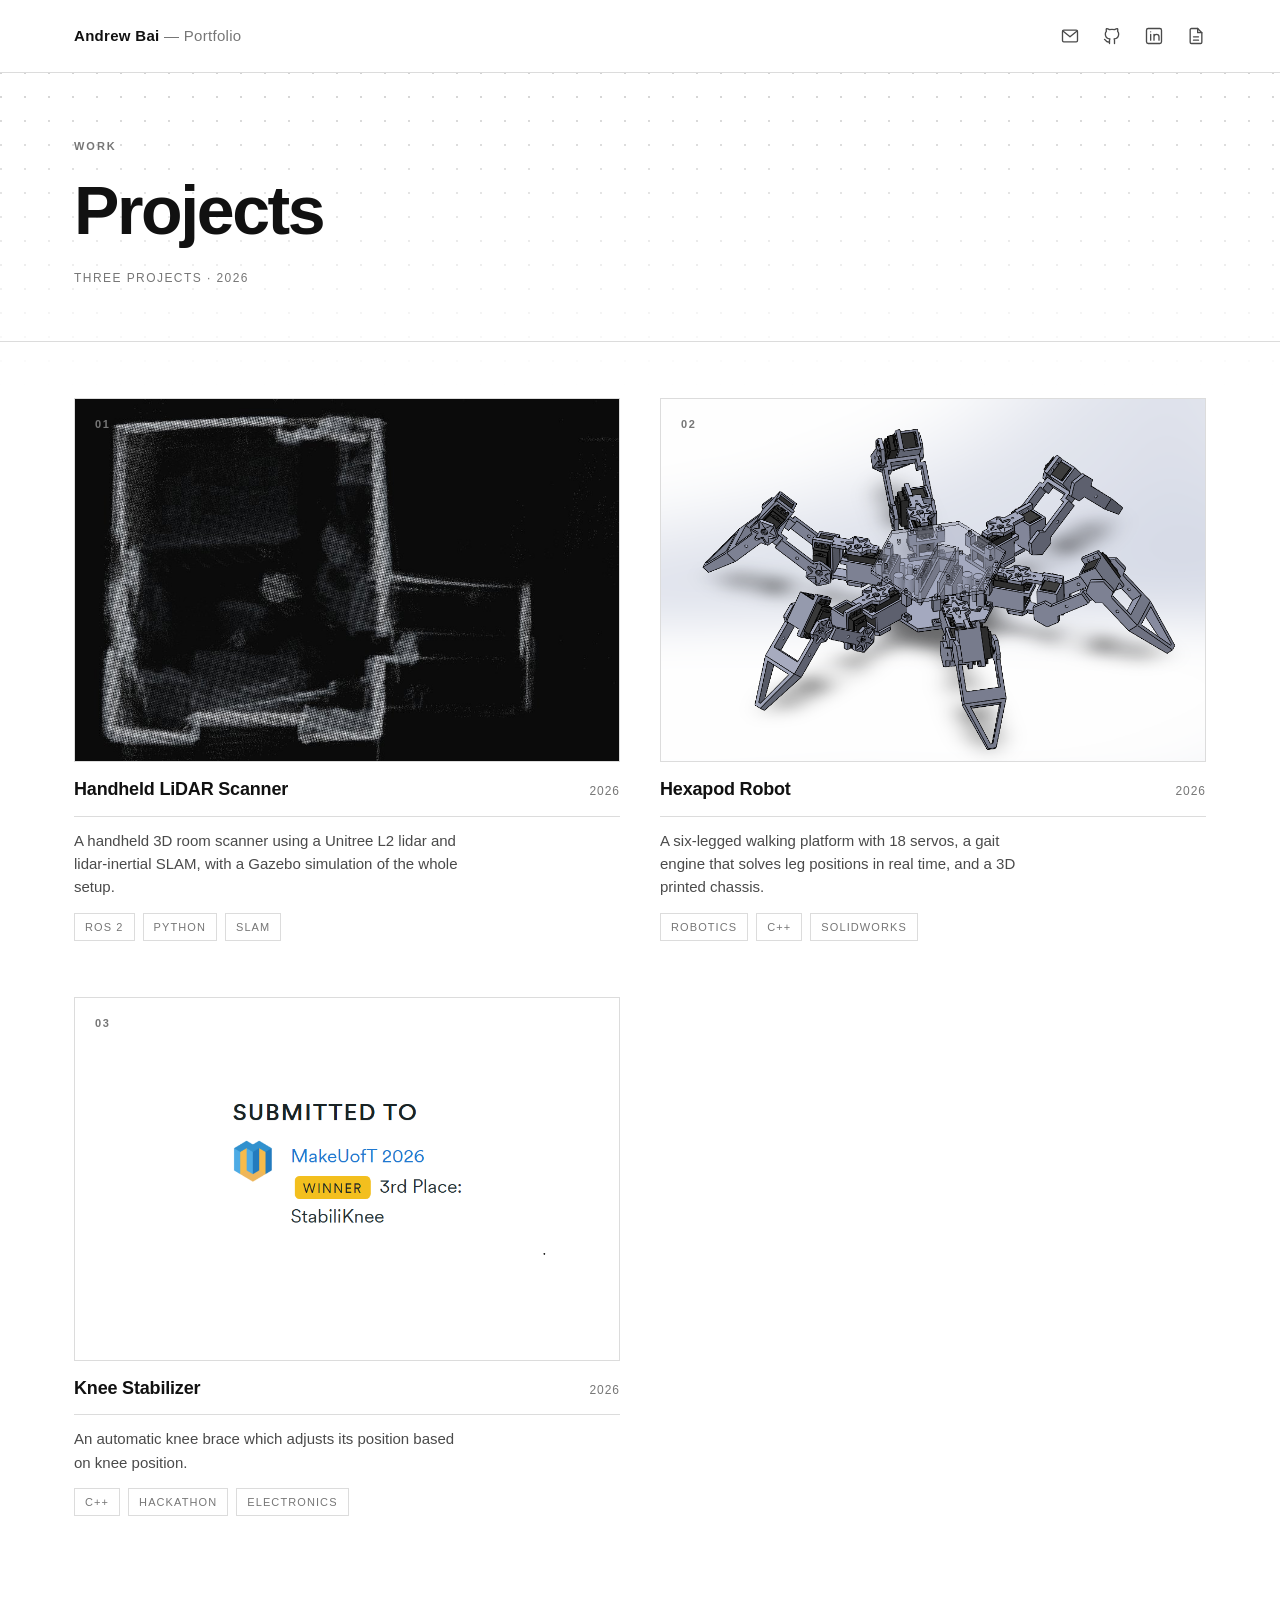
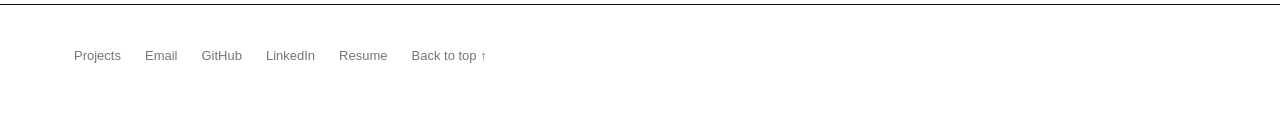
<file: index.html>
<!DOCTYPE html>
<html lang="en">
<head>
<meta charset="utf-8">
<meta name="viewport" content="width=device-width, initial-scale=1">
<title>Andrew Bai — Portfolio</title>
<meta name="description" content="Portfolio of Andrew Bai — engineering, electronics and software projects.">
<link rel="stylesheet" href="assets/styles.css">
<link rel="icon" href="data:,">
</head>
<body>

<a class="skip-link" href="#main">Skip to content</a>

<!-- ======================= HEADER =======================
     Icon links: each shows its icon at rest and swaps to its label on
     hover/focus. Same block is copied into every page. -->
<header class="site-header">
  <div class="wrap site-header__inner">
    <a class="logotype" href="index.html">Andrew Bai <span>— Portfolio</span></a>
    <nav class="nav" aria-label="Contact">
      <a class="nav__icon" href="mailto:andrew.j.bai@gmail.com">
        <svg viewBox="0 0 24 24" aria-hidden="true"><rect x="3" y="5" width="18" height="14" rx="1.5"/><path d="M3.5 6l8.5 7 8.5-7"/></svg>
        <span class="nav__label">Email</span>
      </a>
      <a class="nav__icon" href="https://github.com/andrewjbai-stack" target="_blank" rel="noopener">
        <svg viewBox="0 0 24 24" aria-hidden="true"><path d="M9 19c-4.3 1.4-4.3-2.5-6-3m12 5v-3.5c0-1 .1-1.4-.5-2 2.8-.3 5.5-1.4 5.5-6a4.6 4.6 0 0 0-1.3-3.2 4.2 4.2 0 0 0-.1-3.2s-1.1-.3-3.5 1.3a12.3 12.3 0 0 0-6.2 0C6.5 2.8 5.4 3.1 5.4 3.1a4.2 4.2 0 0 0-.1 3.2A4.6 4.6 0 0 0 4 9.5c0 4.6 2.7 5.7 5.5 6-.6.6-.6 1.2-.5 2V21"/></svg>
        <span class="nav__label">GitHub</span>
      </a>
      <a class="nav__icon" href="https://www.linkedin.com/in/andrew-b-119921384/" target="_blank" rel="noopener">
        <svg viewBox="0 0 24 24" aria-hidden="true"><rect x="3" y="3" width="18" height="18" rx="2"/><path d="M8 10v7M8 7v.01M12 17v-7M12 13a3 3 0 0 1 6 0v4"/></svg>
        <span class="nav__label">LinkedIn</span>
      </a>
      <a class="nav__icon" href="assets/Andrew_Bai_Resume.pdf" target="_blank" rel="noopener">
        <svg viewBox="0 0 24 24" aria-hidden="true"><path d="M14 3H6.5A1.5 1.5 0 0 0 5 4.5v15A1.5 1.5 0 0 0 6.5 21h11a1.5 1.5 0 0 0 1.5-1.5V8z"/><path d="M14 3v5h5M9 13h6M9 17h6"/></svg>
        <span class="nav__label">Resume</span>
      </a>
    </nav>
  </div>
</header>

<main id="main">

  <!-- ======================= PAGE HEAD ======================= -->
  <section class="page-head">
    <div class="wrap">
      <p class="eyebrow">Work</p>
      <h1 class="display">Projects</h1>
      <p class="page-head__count">Three projects · 2026</p>
    </div>
  </section>

  <div class="wrap">
    <ul class="projects">
      <!-- LIDAR SCANNER -->
      <li class="project">
        <a class="project__link" href="project-lidar-scanner.html">
          <div class="project__frame">
            <img class="project__img" src="assets/img/LidarCard.jpg" alt="Top-down lidar point cloud of a room" width="900" height="600" loading="lazy">
            <span class="project__index">01</span>
            <span class="project__rule" aria-hidden="true"></span>
            <span class="project__reveal">
              <span class="project__reveal-label">View project</span>
              <span class="project__reveal-arrow" aria-hidden="true">&rarr;</span>
            </span>
          </div>
          <div class="project__body">
            <h2 class="h3">Handheld LiDAR Scanner</h2>
            <span class="project__year">2026</span>
          </div>
        </a>
        <p class="project__desc">
          A handheld 3D room scanner using a Unitree L2 lidar and lidar-inertial SLAM, with a Gazebo simulation of the whole setup.
        </p>
        <ul class="project__tags">
          <li>ROS 2</li><li>Python</li><li>SLAM</li>
        </ul>
      </li>
      <!-- HEXAPOD -->
      <li class="project">
        <a class="project__link" href="project-hexapod.html">
          <div class="project__frame">
            <img class="project__img" src="assets/img/HexapodCAD.png" alt="Hexapod walking robot" width="900" height="600" loading="lazy">
            <span class="project__index">02</span>
            <span class="project__rule" aria-hidden="true"></span>
            <span class="project__reveal">
              <span class="project__reveal-label">View project</span>
              <span class="project__reveal-arrow" aria-hidden="true">&rarr;</span>
            </span>
          </div>
          <div class="project__body">
            <h2 class="h3">Hexapod Robot</h2>
            <span class="project__year">2026</span>
          </div>
        </a>
        <p class="project__desc">
          A six-legged walking platform with 18 servos, a gait engine that solves leg positions in real time,
          and a 3D printed chassis.
        </p>
        <ul class="project__tags">
          <li>Robotics</li><li>C++</li><li>SolidWorks</li>
        </ul>
      </li>
      <!-- STABILI KNEE -->
      <li class="project">
        <a class="project__link" href="https://devpost.com/software/stabiliknee">
          <div class="project__frame">
            <img class="project__img" src="assets/img/StabiliKneeDevpost.png" alt="Stabili-Knee" width="900" height="600" loading="lazy">
            <span class="project__index">03</span>
            <span class="project__rule" aria-hidden="true"></span>
            <span class="project__reveal">
              <span class="project__reveal-label">View project</span>
              <span class="project__reveal-arrow" aria-hidden="true">&rarr;</span>
            </span>
          </div>
          <div class="project__body">
            <h2 class="h3">Knee Stabilizer</h2>
            <span class="project__year">2026</span>
          </div>
        </a>
        <p class="project__desc">
          An automatic knee brace which adjusts its position based on knee position.
        </p>
        <ul class="project__tags">
          <li>C++</li><li>Hackathon</li><li>Electronics</li>
        </ul>
      </li>
    </ul>
  </div>

</main>

<!-- ======================= FOOTER ======================= -->
<footer class="site-footer">
  <div class="wrap site-footer__inner">
    <nav aria-label="Footer">
      <a href="index.html">Projects</a>
      <a href="mailto:andrew.j.bai@gmail.com">Email</a>
      <a href="https://github.com/andrewjbai-stack" target="_blank" rel="noopener">GitHub</a>
      <a href="https://www.linkedin.com/in/andrew-b-119921384/" target="_blank" rel="noopener">LinkedIn</a>
      <a href="assets/Andrew_Bai_Resume.pdf" target="_blank" rel="noopener">Resume</a>
      <a href="#main">Back to top &uarr;</a>
    </nav>
  </div>
</footer>

</body>
</html>
</file>
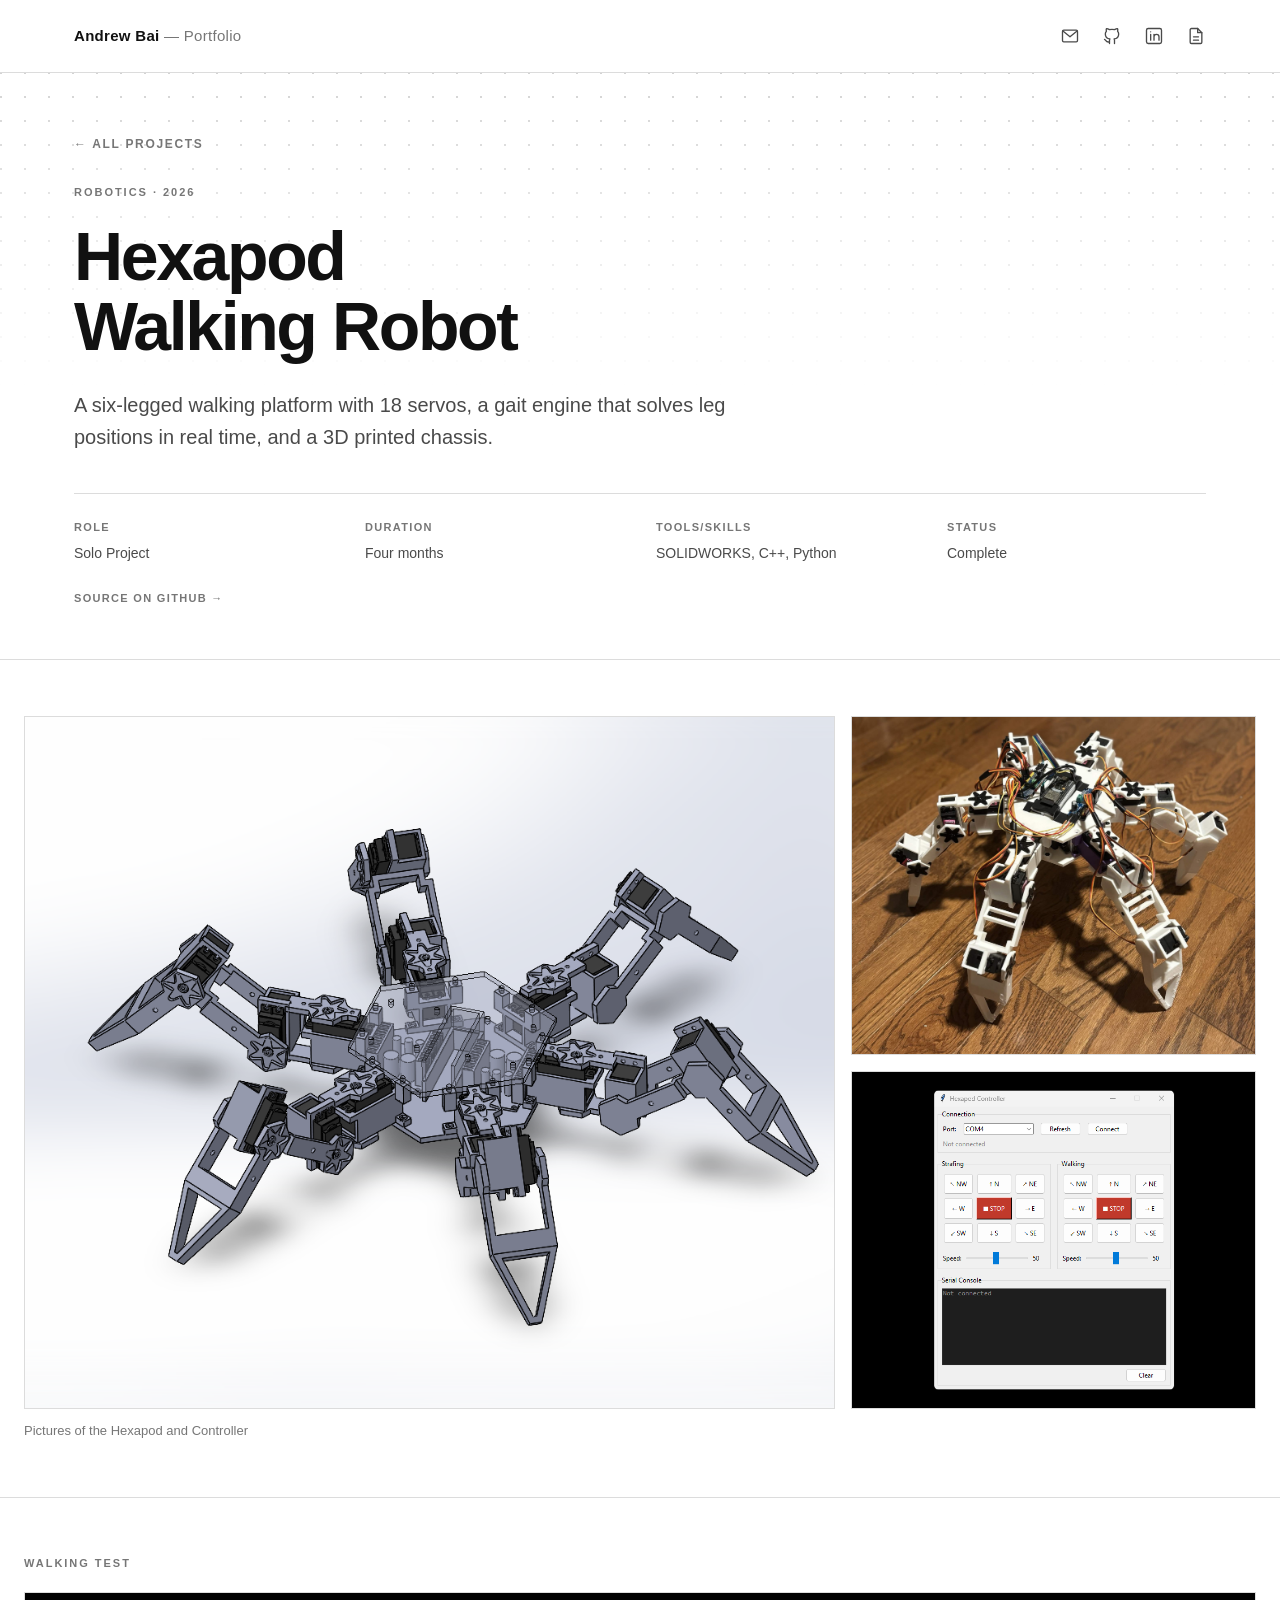
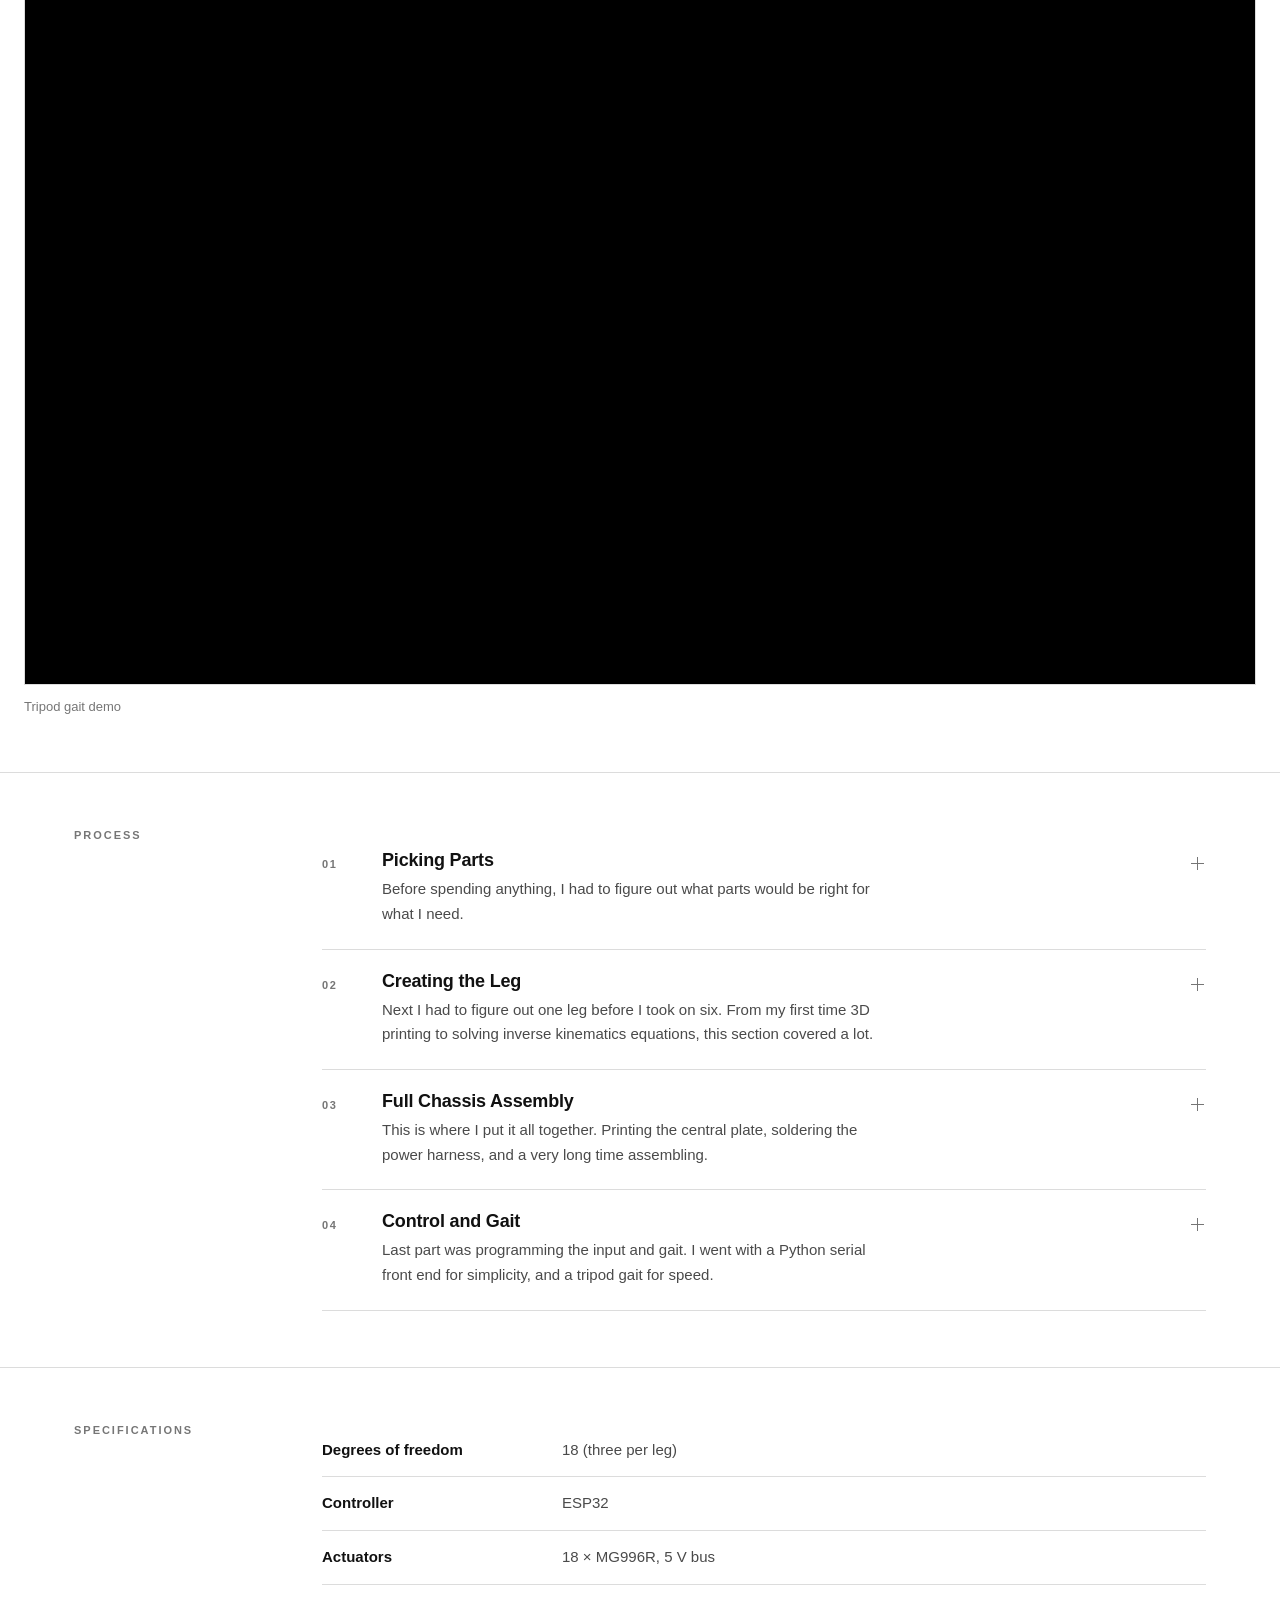
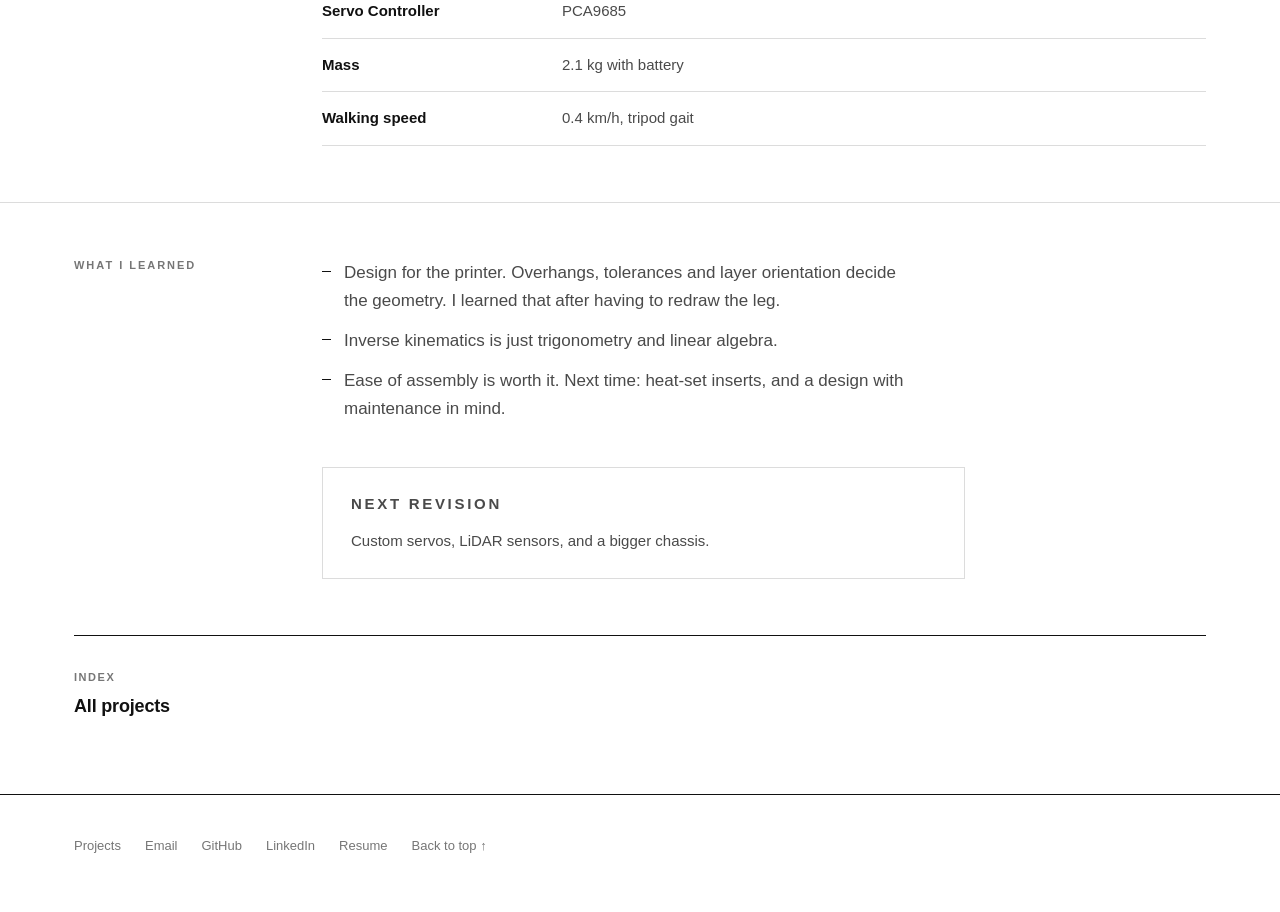
<file: project-hexapod.html>
<!DOCTYPE html>
<html lang="en">
<head>
<meta charset="utf-8">
<meta name="viewport" content="width=device-width, initial-scale=1">
<title>Hexapod Walking Robot — Andrew Bai</title>
<meta name="description" content="Six-legged walking platform with an inverse-kinematics gait engine.">
<link rel="stylesheet" href="assets/styles.css">
<link rel="icon" href="data:,">
</head>
<body>

<a class="skip-link" href="#main">Skip to content</a>

<header class="site-header">
  <div class="wrap site-header__inner">
    <a class="logotype" href="index.html">Andrew Bai <span>— Portfolio</span></a>
    <nav class="nav" aria-label="Contact">
      <a class="nav__icon" href="mailto:andrew.j.bai@gmail.com">
        <svg viewBox="0 0 24 24" aria-hidden="true"><rect x="3" y="5" width="18" height="14" rx="1.5"/><path d="M3.5 6l8.5 7 8.5-7"/></svg>
        <span class="nav__label">Email</span>
      </a>
      <a class="nav__icon" href="https://github.com/andrewjbai-stack" target="_blank" rel="noopener">
        <svg viewBox="0 0 24 24" aria-hidden="true"><path d="M9 19c-4.3 1.4-4.3-2.5-6-3m12 5v-3.5c0-1 .1-1.4-.5-2 2.8-.3 5.5-1.4 5.5-6a4.6 4.6 0 0 0-1.3-3.2 4.2 4.2 0 0 0-.1-3.2s-1.1-.3-3.5 1.3a12.3 12.3 0 0 0-6.2 0C6.5 2.8 5.4 3.1 5.4 3.1a4.2 4.2 0 0 0-.1 3.2A4.6 4.6 0 0 0 4 9.5c0 4.6 2.7 5.7 5.5 6-.6.6-.6 1.2-.5 2V21"/></svg>
        <span class="nav__label">GitHub</span>
      </a>
      <a class="nav__icon" href="https://www.linkedin.com/in/andrew-b-119921384/" target="_blank" rel="noopener">
        <svg viewBox="0 0 24 24" aria-hidden="true"><rect x="3" y="3" width="18" height="18" rx="2"/><path d="M8 10v7M8 7v.01M12 17v-7M12 13a3 3 0 0 1 6 0v4"/></svg>
        <span class="nav__label">LinkedIn</span>
      </a>
      <a class="nav__icon" href="assets/Andrew_Bai_Resume.pdf" target="_blank" rel="noopener">
        <svg viewBox="0 0 24 24" aria-hidden="true"><path d="M14 3H6.5A1.5 1.5 0 0 0 5 4.5v15A1.5 1.5 0 0 0 6.5 21h11a1.5 1.5 0 0 0 1.5-1.5V8z"/><path d="M14 3v5h5M9 13h6M9 17h6"/></svg>
        <span class="nav__label">Resume</span>
      </a>
    </nav>
  </div>
</header>

<main id="main">
  <!-- BLOCK: project-hero — title, summary and the facts strip -->
  <section class="project-hero">
    <div class="wrap">
      <a class="backlink" href="index.html"><span aria-hidden="true">&larr;</span> All projects</a>
      <p class="eyebrow">Robotics · 2026</p>
      <h1 class="display">Hexapod<br>Walking Robot</h1>
      <p class="lede project-hero__lede">
        A six-legged walking platform with 18 servos, 
        a gait engine that solves leg positions in real time, 
        and a 3D printed chassis.
      </p>

      <dl class="facts">
        <div><dt>Role</dt><dd>Solo Project</dd></div>
        <div><dt>Duration</dt><dd>Four months</dd></div>
        <div><dt>Tools/Skills</dt><dd>SOLIDWORKS, C++, Python</dd></div>
        <div><dt>Status</dt><dd>Complete</dd></div>
      </dl>

      <a class="facts-link" href="https://github.com/andrewjbai-stack/Hexapod-Project" target="_blank" rel="noopener">
        Source on GitHub <span aria-hidden="true">&rarr;</span>
      </a>
    </div>
  </section>

  <!-- BLOCK: collage — one tall image with two stacked beside it -->
  <section class="block">
    <div class="wrap wrap--wide">
      <figure class="figure">
        <div class="collage">
          <img src="assets/img/HexapodCADInsidePage.png" alt="Hexapod SolidWorks design" width="1200" height="900">
          <img src="assets/img/HexapodRealLife.jpg" alt="Hexapod in real life" width="1200" height="900">
          <img src="assets/img/hexapodController.png" alt="Controller python application" width="1200" height="900">
        </div>
        <figcaption>Pictures of the Hexapod and Controller</figcaption>
      </figure>
    </div>
  </section>

  <!-- BLOCK: video — YouTube embed. Must be the /embed/<id> URL; the
       /watch and /shorts pages refuse to load in an iframe. -->
  <section class="block block--divide">
    <div class="wrap wrap--wide">
      <p class="eyebrow">Walking test</p>
      <figure class="figure">
        <div class="video">
          <iframe src="https://www.youtube-nocookie.com/embed/0bg0jqfnZOg"
                  title="Hexapod walking test"
                  allow="accelerometer; autoplay; clipboard-write; encrypted-media; picture-in-picture"
                  allowfullscreen loading="lazy"></iframe>
        </div>
        <figcaption>
          Tripod gait demo
        </figcaption>
      </figure>
    </div>
  </section>

  <!-- BLOCK: steps — numbered process list, each step clicks open for detail.
       Native <details>/<summary>: no JavaScript, keyboard and screen-reader
       friendly. Everything inside <summary> is the always-visible teaser;
       everything after it is what the dropdown reveals. -->
  <section class="block block--divide">
    <div class="wrap cols">
      <h2 class="eyebrow" style="margin:0">Process</h2>
      <ol class="steps steps--open">
        <li>
          <details class="step">
            <summary>
              <h3 class="h3">Picking Parts</h3>
              <p>Before spending anything, I had to figure out what parts would be right for what I need.</p>
            </summary>
            <div class="step__more">
              <p>
                This was the most important part, especially since I was on a pretty tight budget.
                The biggest decision was the type of servo. It dictated
                how powerful the hexapod could be, and how much it would cost, both in money and in power.
                Every other decision would have to be made around this choice.
              </p>
              <ul class="bullets">
                <li>MG996R Servos: From the start it was between this and the SG90 (the two cheapest I could find).
                  Eventually I landed on the MG996R since based on a rough estimate, the SG90 wouldn't have enough torque.</li>
                <li>ESP32 microcontroller: There were no huge restrictions on what MCU I could use, 
                  so I just used what I had on hand.
                </li>
                <li>
                  2S 15C Li-ion Battery: The biggest thing was voltage and maximum current output. 
                  I needed something with a voltage close to what my MCU and servos could handle,
                  as well as a maximum current that could handle 18 servos stalling at once. The battery runtime
                  was never a consideration, because this project was just for fun.
                </li>
                <li>PLA for the printed structure. Again, no huge restrictions on this front
                  since I knew there weren't going to be any huge forces acting on the limbs.
                </li>
              </ul>
            </div>
          </details>
        </li>
        <li>
          <details class="step">
            <summary>
              <h3 class="h3">Creating the Leg</h3>
              <p>Next I had to figure out one leg before I took on six. From my first time
                3D printing to solving inverse kinematics equations, this section covered a lot.
              </p>
            </summary>
            <div class="step__more">
              <p>
                Building it was a crash course in 3D printing. I had never touched a printer before, 
                so I designed the leg the way I thought parts should look,
                and then found out what a printer will actually give you. 
                Overhangs, tolerances, layer adhesion: none of it was in my head when I drew the first version. 
                So, I had to redesign the whole leg.
              </p>
              <p>The next part was figuring out the inverse kinematics. At first I had no idea what to do,
                but eventually I realized that if you flip it upside down, the leg is just a 3-axis robot arm.
                Knowing that really helped when I derived the formulas. Visualized calculations:
                <a href="https://www.desmos.com/3d/ltcadld6iu" target="_blank" rel="noopener">Desmos</a>
              </p>
              <p>
                The last part was wiring it up and programming it. I connected the servo controller board to
                the ESP via I2C, implemented the PWM signalling, and hooked it all up to my derived inverse kinematics equations.

              </p>
            </div>
          </details>
        </li>
        <li>
          <details class="step">
            <summary>
              <h3 class="h3">Full Chassis Assembly</h3>
              <p>This is where I put it all together. Printing the central plate, 
                soldering the power harness, and a very long time assembling.
              </p>
            </summary>
            <div class="step__more">
              <p>After a 2-hour assembly (yikes), 
                I finally got to see the full robot come together in real life.
                I soldered together the power harness, connected all the servos
                to the servo controllers, and finally powered it on... only for it to freak out.
                There were two major oversights I had to fix before I finally had it standing straight:
                
              </p>
              <ul class="bullets">
                <li>Every servo needed to be centered at 90° before its horn went on.</li>
                <li>
                  The buck converter I bought only worked for voltages above ~10V, despite saying
                  the minimum was 6V. So, instead of buying another one, I soldered my two 7.2V batteries in series
                  to get a 14.4V source.
                </li>
              </ul>
            </div>
          </details>
        </li>
        <li>
          <details class="step">
            <summary>
              <h3 class="h3">Control and Gait</h3>
              <p>Last part was programming the input and gait. 
                I went with a Python serial front end for simplicity, and a tripod gait for speed.
              </p>
            </summary>
            <div class="step__more">
              <p>
                This part caused me some trouble since I was working under many mechanical restrictions:
                angle limits due to the leg design, servo speed limits,
                and the terrible servo backlash.
                This forced me to add a lot of restrictions to the code to ensure that those limits would never be hit.
              </p>
              <p>Afterwards, I implemented the tripod gait. 
                This is where the six legs are split up into two groups of three, where each group
                takes turns stepping in the target direction. This gait is not only the simplest to implement, 
                but also the fastest in terms of moving speed.
              </p>
               <p>
                Finally I tied it together with a simple Python front end. It includes a serial connection panel,
                movement buttons, as well as a debugging log window.
              </p>
            </div>
          </details>
        </li>
      </ol>
    </div>
  </section>



  <!-- BLOCK: specs — a two-column key/value table -->
  <section class="block block--divide">
    <div class="wrap cols">
      <h2 class="eyebrow" style="margin:0">Specifications</h2>
      <table class="specs">
        <tbody>
          <tr><th scope="row">Degrees of freedom</th><td>18 (three per leg)</td></tr>
          <tr><th scope="row">Controller</th><td>ESP32</td></tr>
          <tr><th scope="row">Actuators</th><td>18 × MG996R, 5&nbsp;V bus</td></tr>
          <tr><th scope="row">Servo Controller</th><td>PCA9685</td></tr>
          <tr><th scope="row">Mass</th><td>2.1&nbsp;kg with battery</td></tr>
          <tr><th scope="row">Walking speed</th><td>0.4&nbsp;km/h, tripod gait</td></tr>
        </tbody>
      </table>
    </div>
  </section>

  <!-- BLOCK: bullets + note — a short list and a bordered callout -->
  <section class="block block--divide">
    <div class="wrap cols">
      <h2 class="eyebrow" style="margin:0">What I learned</h2>
      <div>
        <ul class="bullets">
          <li>Design for the printer. Overhangs, tolerances and layer
            orientation decide the geometry. I learned that after having to redraw the leg.</li>
          <li>Inverse kinematics is just trigonometry and linear algebra.</li>
          <li>Ease of assembly is worth it. Next time: heat-set inserts,
            and a design with maintenance in mind.</li>
        </ul>
        <div class="note" style="margin-top:32px">
          <p class="eyebrow">Next revision</p>
          <p>Custom servos, LiDAR sensors, and a bigger chassis.</p>
        </div>
      </div>
    </div>
  </section>

  <!-- BLOCK: pagination — previous / next project -->
  <div class="wrap">
    <nav class="pagination" aria-label="Project navigation">
      <a href="index.html">
        <span class="pagination__dir">Index</span>
        <span class="pagination__title">All projects</span>
      </a>
      <!-- <a class="pagination__next" href="project-controller.html">
        <span class="pagination__dir">Next project</span>
        <span class="pagination__title">Wireless Controller &rarr;</span>
      </a> -->
    </nav>
  </div>

</main>

<footer class="site-footer">
  <div class="wrap site-footer__inner">
    <nav aria-label="Footer">
      <a href="index.html">Projects</a>
      <a href="mailto:andrew.j.bai@gmail.com">Email</a>
      <a href="https://github.com/andrewjbai-stack" target="_blank" rel="noopener">GitHub</a>
      <a href="https://www.linkedin.com/in/andrew-b-119921384/" target="_blank" rel="noopener">LinkedIn</a>
      <a href="assets/Andrew_Bai_Resume.pdf" target="_blank" rel="noopener">Resume</a>
      <a href="#main">Back to top &uarr;</a>
    </nav>
  </div>
</footer>

</body>
</html>
</file>
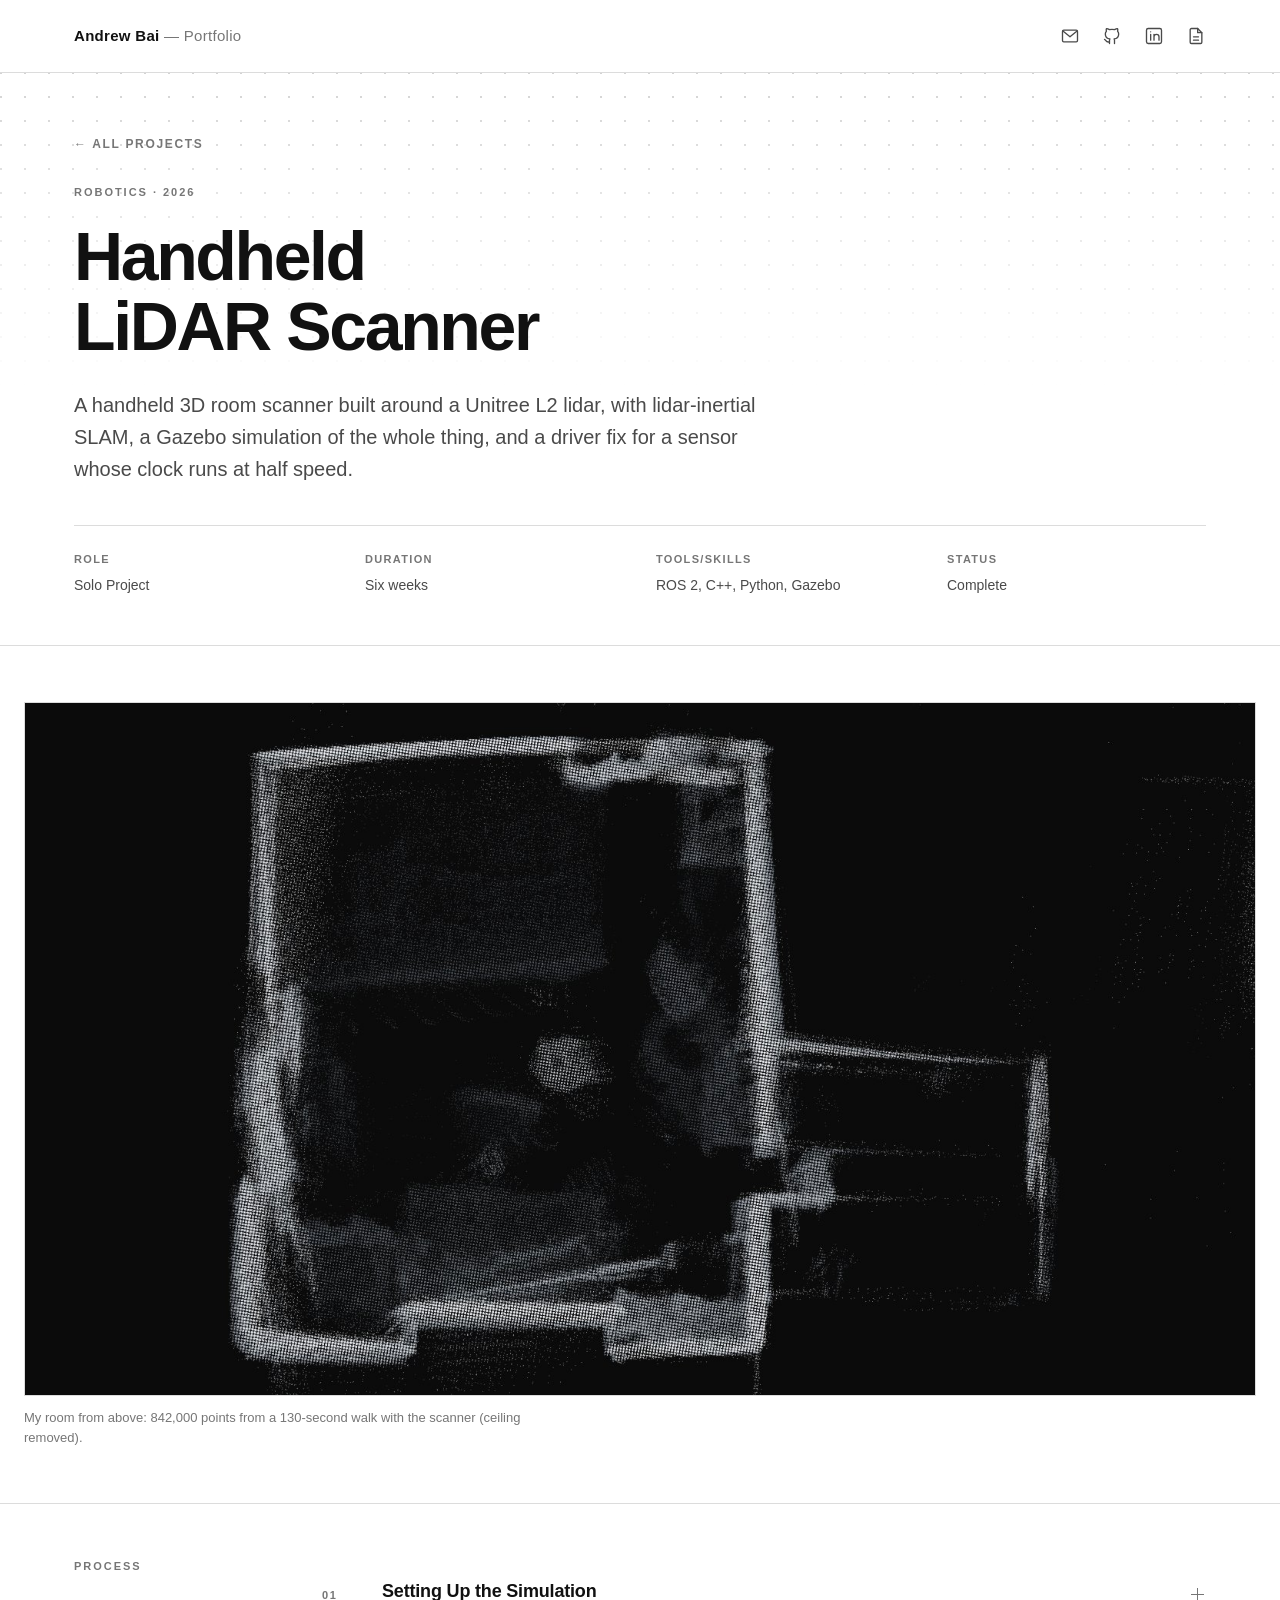
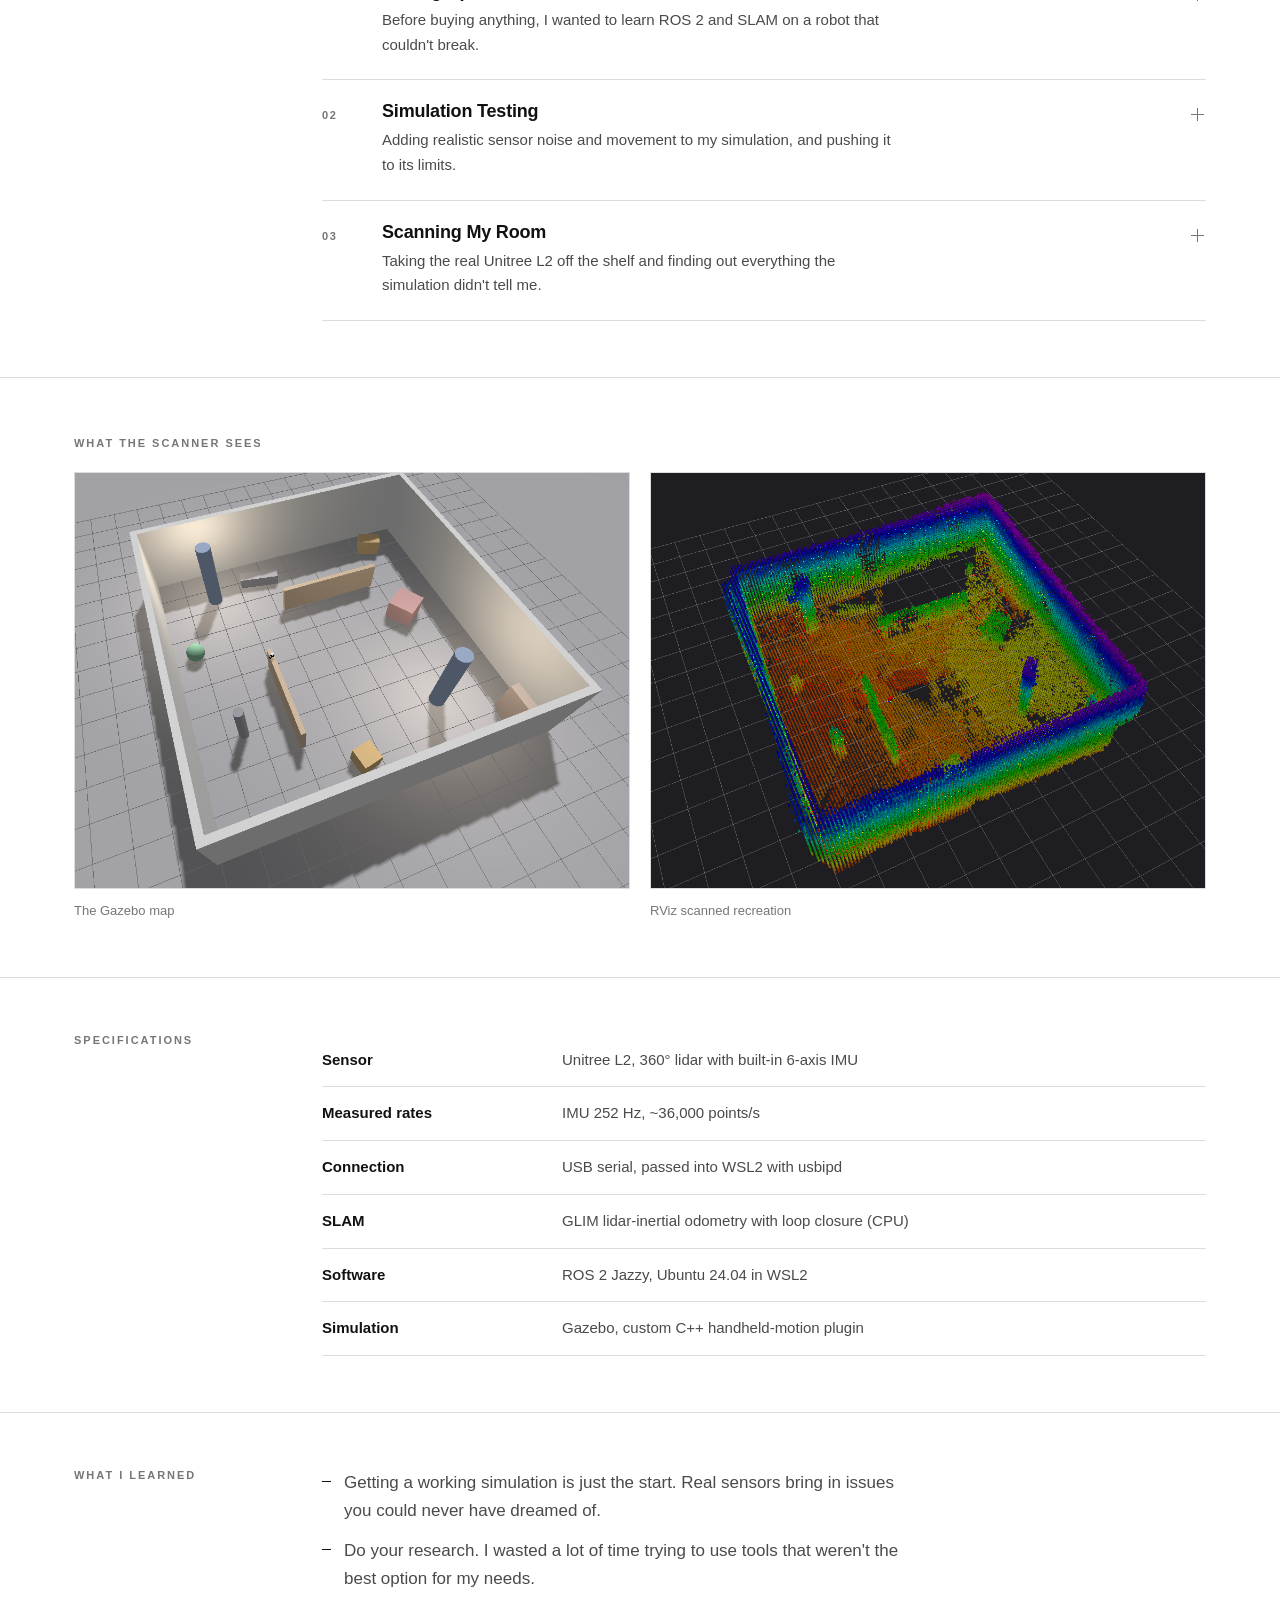
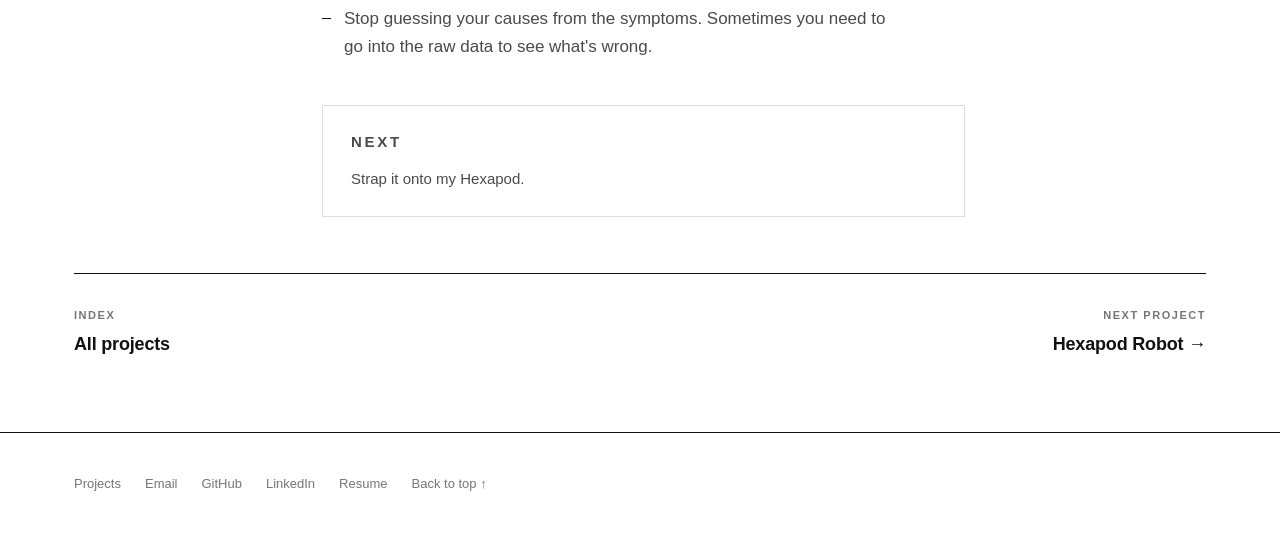
<file: project-lidar-scanner.html>
<!DOCTYPE html>
<html lang="en">
<head>
<meta charset="utf-8">
<meta name="viewport" content="width=device-width, initial-scale=1">
<title>Handheld LiDAR Scanner — Andrew Bai</title>
<meta name="description" content="Handheld 3D room scanner built on a Unitree L2 lidar, GLIM lidar-inertial SLAM, and a Gazebo simulation twin.">
<link rel="stylesheet" href="assets/styles.css">
<link rel="icon" href="data:,">
</head>
<body>

<a class="skip-link" href="#main">Skip to content</a>

<header class="site-header">
  <div class="wrap site-header__inner">
    <a class="logotype" href="index.html">Andrew Bai <span>— Portfolio</span></a>
    <nav class="nav" aria-label="Contact">
      <a class="nav__icon" href="mailto:andrew.j.bai@gmail.com">
        <svg viewBox="0 0 24 24" aria-hidden="true"><rect x="3" y="5" width="18" height="14" rx="1.5"/><path d="M3.5 6l8.5 7 8.5-7"/></svg>
        <span class="nav__label">Email</span>
      </a>
      <a class="nav__icon" href="https://github.com/andrewjbai-stack" target="_blank" rel="noopener">
        <svg viewBox="0 0 24 24" aria-hidden="true"><path d="M9 19c-4.3 1.4-4.3-2.5-6-3m12 5v-3.5c0-1 .1-1.4-.5-2 2.8-.3 5.5-1.4 5.5-6a4.6 4.6 0 0 0-1.3-3.2 4.2 4.2 0 0 0-.1-3.2s-1.1-.3-3.5 1.3a12.3 12.3 0 0 0-6.2 0C6.5 2.8 5.4 3.1 5.4 3.1a4.2 4.2 0 0 0-.1 3.2A4.6 4.6 0 0 0 4 9.5c0 4.6 2.7 5.7 5.5 6-.6.6-.6 1.2-.5 2V21"/></svg>
        <span class="nav__label">GitHub</span>
      </a>
      <a class="nav__icon" href="https://www.linkedin.com/in/andrew-b-119921384/" target="_blank" rel="noopener">
        <svg viewBox="0 0 24 24" aria-hidden="true"><rect x="3" y="3" width="18" height="18" rx="2"/><path d="M8 10v7M8 7v.01M12 17v-7M12 13a3 3 0 0 1 6 0v4"/></svg>
        <span class="nav__label">LinkedIn</span>
      </a>
      <a class="nav__icon" href="assets/Andrew_Bai_Resume.pdf" target="_blank" rel="noopener">
        <svg viewBox="0 0 24 24" aria-hidden="true"><path d="M14 3H6.5A1.5 1.5 0 0 0 5 4.5v15A1.5 1.5 0 0 0 6.5 21h11a1.5 1.5 0 0 0 1.5-1.5V8z"/><path d="M14 3v5h5M9 13h6M9 17h6"/></svg>
        <span class="nav__label">Resume</span>
      </a>
    </nav>
  </div>
</header>

<main id="main">
  <!-- BLOCK: project-hero -->
  <section class="project-hero">
    <div class="wrap">
      <a class="backlink" href="index.html"><span aria-hidden="true">&larr;</span> All projects</a>
      <p class="eyebrow">Robotics · 2026</p>
      <h1 class="display">Handheld<br>LiDAR Scanner</h1>
      <p class="lede project-hero__lede">
        A handheld 3D room scanner built around a Unitree L2 lidar,
        with lidar-inertial SLAM, a Gazebo simulation of the whole thing,
        and a driver fix for a sensor whose clock runs at half speed.
      </p>

      <dl class="facts">
        <div><dt>Role</dt><dd>Solo Project</dd></div>
        <div><dt>Duration</dt><dd>Six weeks</dd></div>
        <div><dt>Tools/Skills</dt><dd>ROS 2, C++, Python, Gazebo</dd></div>
        <div><dt>Status</dt><dd>Complete</dd></div>
      </dl>

      <!-- TODO: uncomment once the repo is public
      <a class="facts-link" href="https://github.com/andrewjbai-stack/REPO_NAME" target="_blank" rel="noopener">
        Source on GitHub <span aria-hidden="true">&rarr;</span>
      </a> -->
    </div>
  </section>

  <!-- BLOCK: single image -->
  <section class="block">
    <div class="wrap wrap--wide">
      <figure class="figure">
        <img src="assets/img/LidarMapTop.jpg" alt="Top-down point cloud of a bedroom and the hallway outside it, walls drawn in white dots" width="1600" height="900">
        <figcaption>My room from above: 842,000 points from a 130-second walk with the scanner (ceiling removed).</figcaption>
      </figure>
    </div>
  </section>

  <!-- BLOCK: steps -->
  <section class="block block--divide">
    <div class="wrap cols">
      <h2 class="eyebrow" style="margin:0">Process</h2>
      <ol class="steps steps--open">

        <li>
          <details class="step">
            <summary>
              <h3 class="h3">Setting Up the Simulation</h3>
              <p>Before buying anything, I wanted to learn ROS 2 and SLAM on a robot that couldn't break.</p>
            </summary>
            <div class="step__more">
              <p>
                The first step was setting everything up. This part involved a lot of tools which I had never used before.
                I went with <b>ROS 2 Jazzy</b> since it has the best compatibility with a lot of tools out there. After that I loaded up
                <b>Unity</b> and tried to write a simple Unity TCP connection. After many failed attempts I had something that "worked":
                it would publish, but it was inconsistent and finicky. So, I scrapped it and downloaded <b>Gazebo</b>, which is really what I
                should have done in the first place.
              </p>
              <p>
                In Gazebo I turned the robot into the thing I actually wanted: <b>a handheld 3D scanner</b>.
                The first version was a 2D spinning lidar on a rotating servo. I went with this because I was planning on using
                the <b>VLP-16 scanner</b>. However, when I did some more research I realized the VLP-16 was end of life, and VERY expensive on Facebook Marketplace.
                So instead I landed on the <b>Unitree L2</b>, which was not only cheaper, but had a much wider field of view than the VLP-16 (360° × 90° vs. 360° × 30°).
                I updated my URDF file, did a little bit of testing and moved on to the next step.
              </p>
            </div>
          </details>
        </li>
        <li>
          <details class="step">
            <summary>
              <h3 class="h3">Simulation Testing</h3>
              <p>Adding realistic sensor noise and movement to my simulation, and pushing it to its limits.</p>
            </summary>
            <div class="step__more">
              <p>
                Now that my simulation was set up, I had a workspace to test how well this setup actually works.
                The first step was to add <b>realistic sensor noise</b>. To do this I created a <b>custom noise injection script</b>
                that changed both IMU and lidar values based on a Gaussian distribution. Gazebo does give a parameter
                to add this directly in the URDF, however I wanted more control over the types of faults I could inject.
              </p>
              <p>
                Next, I needed the scanner to actually move like it was being carried. I wrote a motion script that
                walks the scanner through a loop of waypoints around the room. 
                On top of that path, I layered the motion of a real hand: a vertical bob and side-to-side sway at walking cadence, a
                slow wobble from the wrist, and a small <b>8–12 Hz</b> hand tremor. One problem I ran into was that Gazebo's built-in
                velocity controller just sets the model's velocity directly, so the simulated IMU never felt any
                acceleration. To fix this, I wrote a custom Gazebo plugin that moves the scanner by applying forces
                and torques, so the IMU sees the same kind of motion it would in someone's hand. Walking speed, turn
                rate and tremor are all parameters. This allowed me to test different speeds and see how <b>GLIM</b>, the lidar-inertial SLAM package I chose, reacts.
                I pushed it as far as <b>10.0 m/s</b> and <b>90.0&deg;/s</b> with good results.
              </p>
            </div>
          </details>
        </li>
        
        <li>
          <details class="step">
            <summary>
              <h3 class="h3">Scanning My Room</h3>
              <p>Taking the real Unitree L2 off the shelf and finding out everything the simulation didn't tell me.</p>
            </summary>
            <div class="step__more">
              <p>
                With the simulation working, it was finally time to plug in the real <b>Unitree L2</b>. Since my whole
                setup lives in WSL, I passed the lidar through from Windows with <b>usbipd</b>, launched the same GLIM
                pipeline I'd been using in sim, and walked around my room. The first maps were bad. Walls smeared
                whenever I moved quickly, and the map slowly drifted away from where it should have been. My first guesses
                were that WSL couldn't keep up or that data was being dropped, but neither turned out to be the problem.
              </p>
              <p>
                To find the real cause, I recorded the raw serial data directly on Windows and compared it to what the
                driver was reporting. It turned out the L2's firmware was stamping each IMU sample as 2 ms apart, but
                the IMU was really running at about <b>252 Hz</b>, so the sensor's clock was running at only
                <b>0.505x real time</b>. GLIM was seeing every motion as twice as fast as it really was. I modified the
                driver to correct the timestamps, and the smearing went away. Next was the accelerometer. At rest it
                read about 10.15 m/s² instead of 9.81, and the error was different on each axis. My first fix with a
                single scale factor made things worse, and the map flew off almost <b>190 m</b>. I ended up
                calibrating a separate scale and bias for each axis, which finally made the map stable. I also found the
                driver occasionally sends a scan with broken timestamps that freezes GLIM, so I wrote a small filter
                node that drops those scans before they get to it.
              </p>
            </div>
          </details>
        </li>


      </ol>
    </div>
  </section>

  <!-- BLOCK: pair — before / after -->
  <section class="block block--divide">
    <div class="wrap">
      <p class="eyebrow">What the scanner sees</p>
      <div class="pair">
        <figure class="figure">
          <img src="assets/img/Gazebo_map.png" alt="View of Gazebo simulation map" width="1200" height="900">
          <figcaption>The Gazebo map</figcaption>
        </figure>
        <figure class="figure">
          <img src="assets/img/Rviz_map.png" alt="Same view of the scanned recreation in RViz" width="1200" height="900">
          <figcaption>RViz scanned recreation</figcaption>
        </figure>
      </div>
    </div>
  </section>

  <!-- BLOCK: specs -->
  <section class="block block--divide">
    <div class="wrap cols">
      <h2 class="eyebrow" style="margin:0">Specifications</h2>
      <table class="specs">
        <tbody>
          <tr><th scope="row">Sensor</th><td>Unitree L2, 360° lidar with built-in 6-axis IMU</td></tr>
          <tr><th scope="row">Measured rates</th><td>IMU 252&nbsp;Hz, ~36,000 points/s</td></tr>
          <tr><th scope="row">Connection</th><td>USB serial, passed into WSL2 with usbipd</td></tr>
          <tr><th scope="row">SLAM</th><td>GLIM lidar-inertial odometry with loop closure (CPU)</td></tr>
          <tr><th scope="row">Software</th><td>ROS 2 Jazzy, Ubuntu 24.04 in WSL2</td></tr>
          <tr><th scope="row">Simulation</th><td>Gazebo, custom C++ handheld-motion plugin</td></tr>
        </tbody>
      </table>
    </div>
  </section>

  <!-- BLOCK: bullets + note -->
  <section class="block block--divide">
    <div class="wrap cols">
      <h2 class="eyebrow" style="margin:0">What I learned</h2>
      <div>
        <ul class="bullets">
          <li>Getting a working simulation is just the start. Real sensors bring in issues you could never have dreamed of.</li>
          <li>Do your research. I wasted a lot of time trying to use tools that weren't the best option for my needs.</li>
          <li>Stop guessing your causes from the symptoms. Sometimes you need to go into the raw data to see what's wrong.</li>
        </ul>
        <div class="note" style="margin-top:32px">
          <p class="eyebrow">Next</p>
          <p>Strap it onto my Hexapod.</p>
        </div>
      </div>
    </div>
  </section>

  <!-- BLOCK: pagination -->
  <div class="wrap">
    <nav class="pagination" aria-label="Project navigation">
      <a href="index.html">
        <span class="pagination__dir">Index</span>
        <span class="pagination__title">All projects</span>
      </a>
      <a class="pagination__next" href="project-hexapod.html">
        <span class="pagination__dir">Next project</span>
        <span class="pagination__title">Hexapod Robot &rarr;</span>
      </a>
    </nav>
  </div>

</main>

<footer class="site-footer">
  <div class="wrap site-footer__inner">
    <nav aria-label="Footer">
      <a href="index.html">Projects</a>
      <a href="mailto:andrew.j.bai@gmail.com">Email</a>
      <a href="https://github.com/andrewjbai-stack" target="_blank" rel="noopener">GitHub</a>
      <a href="https://www.linkedin.com/in/andrew-b-119921384/" target="_blank" rel="noopener">LinkedIn</a>
      <a href="assets/Andrew_Bai_Resume.pdf" target="_blank" rel="noopener">Resume</a>
      <a href="#main">Back to top &uarr;</a>
    </nav>
  </div>
</footer>

</body>
</html>
</file>
<file: assets/styles.css>
/* ==========================================================================
   Portfolio — base stylesheet
   Black and white. Hairline rules, generous whitespace, no decoration.
   ========================================================================== */

:root {
  --paper:      #ffffff;
  --ink:        #111111;
  --ink-soft:   #4a4a4a;
  --ink-mute:   #767676;
  --rule:       #dcdcdc;
  --rule-strong:#111111;
  --wash:       #f4f4f4;

  --wrap:       1180px;
  --gutter:     24px;
  --header-h:   72px;

  --ease:       cubic-bezier(0.22, 0.61, 0.36, 1);
  --t-fast:     180ms;
  --t-slow:     520ms;

  --sans: "Helvetica Neue", Helvetica, Arial, "Segoe UI", system-ui, sans-serif;

  /* dot field at the top of every page */
  --dot:       #c9c9c9;   /* dot colour */
  --dot-gap:   24px;      /* spacing between dots */
  --dot-size:  1px;       /* dot radius */
  --dot-depth: 440px;     /* how far down it fades to nothing */
}

*, *::before, *::after { box-sizing: border-box; }

/* The page background lives on <html>, not <body>, so the dot field below can
   paint above it while still sitting behind all page content. */
html {
  -webkit-text-size-adjust: 100%;
  scroll-behavior: smooth;
  background: var(--paper);
}

body {
  margin: 0;
  position: relative;
  color: var(--ink);
  font-family: var(--sans);
  font-size: 17px;
  line-height: 1.65;
  -webkit-font-smoothing: antialiased;
}

img { display: block; max-width: 100%; height: auto; }

a { color: inherit; }

/* --------------------------------------------------------------------------
   Dot field — a grid of grey dots across the top of every page, fading out.

   Two stacked background layers: the dot grid underneath, and a white
   gradient over it doing the fade. Sits behind all content (z-index: -1) and
   scrolls away with the page. Tune it with the --dot-* variables above.
   -------------------------------------------------------------------------- */

body::before {
  content: "";
  position: absolute;
  top: 0;
  left: 0;
  right: 0;
  height: var(--dot-depth);
  z-index: -1;
  pointer-events: none;
  background-image:
    linear-gradient(to bottom, rgba(255, 255, 255, 0) 0%, var(--paper) 88%),
    radial-gradient(circle at var(--dot-size) var(--dot-size), var(--dot) var(--dot-size), transparent 0);
  background-size:
    100% 100%,
    var(--dot-gap) var(--dot-gap);
}

/* --------------------------------------------------------------------------
   Layout helpers
   -------------------------------------------------------------------------- */

.wrap {
  width: 100%;
  max-width: var(--wrap);
  margin: 0 auto;
  padding: 0 var(--gutter);
}

.section { padding: 72px 0; border-bottom: 1px solid var(--rule); }
.section--last { border-bottom: 0; }

/* --------------------------------------------------------------------------
   Typography
   -------------------------------------------------------------------------- */

h1, h2, h3 { margin: 0; font-weight: 600; letter-spacing: -0.02em; line-height: 1.1; }

.display {
  font-size: clamp(2.4rem, 6vw, 4.25rem);
  letter-spacing: -0.035em;
  line-height: 1.03;
}

.h2 { font-size: clamp(1.5rem, 3vw, 2rem); }
.h3 { font-size: 1.125rem; letter-spacing: -0.01em; }

.eyebrow {
  margin: 0 0 20px;
  font-size: 11px;
  font-weight: 600;
  letter-spacing: 0.18em;
  text-transform: uppercase;
  color: var(--ink-mute);
}

.lede {
  max-width: 62ch;
  font-size: clamp(1.0625rem, 1.6vw, 1.25rem);
  line-height: 1.6;
  color: var(--ink-soft);
}

.prose { max-width: 62ch; }
.prose p { margin: 0 0 1.15em; color: var(--ink-soft); }
.prose p:last-child { margin-bottom: 0; }
.prose strong { color: var(--ink); font-weight: 600; }

.prose a,
.inline-link {
  color: var(--ink);
  text-decoration: underline;
  text-underline-offset: 3px;
  text-decoration-thickness: 1px;
  transition: text-decoration-color var(--t-fast) var(--ease);
}
.prose a:hover,
.inline-link:hover { text-decoration-color: transparent; }

/* --------------------------------------------------------------------------
   Accessibility
   -------------------------------------------------------------------------- */

.skip-link {
  position: absolute;
  left: -9999px;
  top: 0;
  z-index: 100;
  padding: 12px 18px;
  background: var(--ink);
  color: var(--paper);
  font-size: 14px;
}
.skip-link:focus { left: 0; }

:focus-visible { outline: 2px solid var(--ink); outline-offset: 3px; }

.visually-hidden {
  position: absolute;
  width: 1px; height: 1px;
  margin: -1px; padding: 0;
  overflow: hidden; clip: rect(0 0 0 0);
  white-space: nowrap; border: 0;
}

/* --------------------------------------------------------------------------
   Header
   -------------------------------------------------------------------------- */

.site-header {
  position: sticky;
  top: 0;
  z-index: 50;
  background: var(--paper);
  border-bottom: 1px solid var(--rule);
}

.site-header__inner {
  display: flex;
  align-items: center;
  justify-content: space-between;
  gap: 24px;
  min-height: var(--header-h);
}

.logotype {
  font-size: 15px;
  font-weight: 600;
  letter-spacing: 0.02em;
  text-decoration: none;
}
.logotype span { color: var(--ink-mute); font-weight: 400; }

.nav { display: flex; align-items: center; gap: 22px; }

/* Icon link that turns into its label on hover/focus. The icon and label
   trade widths (max-width 0 <-> auto-ish) so neighbours slide to make room. */
.nav__icon {
  display: flex;
  align-items: center;
  height: 32px;
  text-decoration: none;
  color: var(--ink-soft);
  transition: color var(--t-fast) var(--ease);
}

.nav__icon svg {
  width: 20px;
  height: 20px;
  max-width: 20px;
  flex: none;
  fill: none;
  stroke: currentColor;
  stroke-width: 1.6;
  stroke-linecap: round;
  stroke-linejoin: round;
  transition:
    max-width var(--t-fast) var(--ease),
    opacity   var(--t-fast) var(--ease);
}

.nav__label {
  max-width: 0;
  overflow: hidden;
  opacity: 0;
  white-space: nowrap;
  font-size: 12px;
  font-weight: 600;
  letter-spacing: 0.14em;
  text-transform: uppercase;
  transition:
    max-width var(--t-fast) var(--ease),
    opacity   var(--t-fast) var(--ease);
}

.nav__icon:hover,
.nav__icon:focus-visible { color: var(--ink); }

.nav__icon:hover svg,
.nav__icon:focus-visible svg { max-width: 0; opacity: 0; }

.nav__icon:hover .nav__label,
.nav__icon:focus-visible .nav__label { max-width: 120px; opacity: 1; }

/* --------------------------------------------------------------------------
   Two-column section (label left, content right)
   -------------------------------------------------------------------------- */

.cols {
  display: grid;
  grid-template-columns: 200px 1fr;
  gap: 48px;
}

/* --------------------------------------------------------------------------
   Page head (Projects)
   -------------------------------------------------------------------------- */

.page-head { padding: 64px 0 40px; border-bottom: 1px solid var(--rule); }
.page-head__count {
  margin-top: 24px;
  font-size: 12px;
  letter-spacing: 0.12em;
  text-transform: uppercase;
  color: var(--ink-mute);
}

/* --------------------------------------------------------------------------
   Project grid + hover animation
   -------------------------------------------------------------------------- */

.projects {
  display: grid;
  grid-template-columns: repeat(2, 1fr);
  gap: 56px 40px;
  padding: 56px 0 88px;
  list-style: none;
  margin: 0;
}

.project { margin: 0; }

.project__link {
  display: block;
  text-decoration: none;
  color: inherit;
}

/* --- the image frame: everything animated lives inside here --- */
.project__frame {
  position: relative;
  overflow: hidden;
  border: 1px solid var(--rule);
  background: var(--wash);
  aspect-ratio: 3 / 2;
  transition: border-color var(--t-fast) var(--ease);
}

.project__img {
  width: 100%;
  height: 100%;
  object-fit: cover;
  transform: scale(1);
  transition:
    transform var(--t-slow) var(--ease),
    filter    var(--t-slow) var(--ease);
}

/* dark wash that fades in */
.project__frame::after {
  content: "";
  position: absolute;
  inset: 0;
  background: var(--ink);
  opacity: 0;
  transition: opacity var(--t-slow) var(--ease);
  pointer-events: none;
}

/* hairline that wipes across from the left */
.project__rule {
  position: absolute;
  left: 20px; right: 20px; bottom: 62px;
  height: 1px;
  background: var(--paper);
  transform: scaleX(0);
  transform-origin: left;
  transition: transform var(--t-slow) var(--ease);
  z-index: 2;
}

/* caption that rises from the bottom edge */
.project__reveal {
  position: absolute;
  left: 20px; right: 20px; bottom: 22px;
  z-index: 2;
  display: flex;
  align-items: center;
  justify-content: space-between;
  gap: 16px;
  color: var(--paper);
  opacity: 0;
  transform: translateY(14px);
  transition:
    opacity   var(--t-slow) var(--ease),
    transform var(--t-slow) var(--ease);
}

.project__reveal-label {
  font-size: 12px;
  font-weight: 600;
  letter-spacing: 0.14em;
  text-transform: uppercase;
}

.project__reveal-arrow { transition: transform var(--t-slow) var(--ease); }

/* index number, top-left */
.project__index {
  position: absolute;
  top: 16px; left: 20px;
  z-index: 2;
  font-size: 11px;
  font-weight: 600;
  letter-spacing: 0.14em;
  color: var(--ink-mute);
  transition: color var(--t-slow) var(--ease);
}

/* --- hover / focus state --- */
.project__link:hover .project__frame,
.project__link:focus-visible .project__frame { border-color: var(--rule-strong); }

.project__link:hover .project__img,
.project__link:focus-visible .project__img {
  transform: scale(1.045);
  filter: grayscale(1) contrast(1.02) brightness(0.9);
}

.project__link:hover .project__frame::after,
.project__link:focus-visible .project__frame::after { opacity: 0.42; }

.project__link:hover .project__rule,
.project__link:focus-visible .project__rule { transform: scaleX(1); }

.project__link:hover .project__reveal,
.project__link:focus-visible .project__reveal {
  opacity: 1;
  transform: translateY(0);
}

.project__link:hover .project__reveal-arrow,
.project__link:focus-visible .project__reveal-arrow { transform: translateX(6px); }

.project__link:hover .project__index,
.project__link:focus-visible .project__index { color: var(--paper); }

/* --- text below the image --- */
.project__body {
  display: flex;
  align-items: baseline;
  justify-content: space-between;
  gap: 20px;
  margin-top: 18px;
  padding-bottom: 14px;
  border-bottom: 1px solid var(--rule);
}

.project__year {
  font-size: 12px;
  letter-spacing: 0.08em;
  color: var(--ink-mute);
  white-space: nowrap;
}

.project__desc {
  margin: 12px 0 0;
  font-size: 15px;
  line-height: 1.55;
  color: var(--ink-soft);
  max-width: 46ch;
}

.project__tags {
  margin: 14px 0 0;
  padding: 0;
  list-style: none;
  display: flex;
  flex-wrap: wrap;
  gap: 8px;
}
.project__tags li {
  font-size: 11px;
  letter-spacing: 0.1em;
  text-transform: uppercase;
  color: var(--ink-mute);
  border: 1px solid var(--rule);
  padding: 4px 10px;
}

/* ==========================================================================
   PROJECT PAGE BLOCKS

   Everything below is used only by the individual project pages.
   Every block has a copy-paste snippet in TEMPLATES.md.
   ========================================================================== */

/* --- page rhythm ---------------------------------------------------------
   Wrap each block in <section class="block"> for consistent vertical spacing.
   Add --divide for a hairline above it. --tight halves the padding.          */

.block { padding: 56px 0; }
.block--tight  { padding: 32px 0; }
.block--divide { border-top: 1px solid var(--rule); }

.wrap--wide   { max-width: 1400px; }  /* wider than the text column */
.wrap--narrow { max-width: 760px; }   /* reading width */

/* --- project hero --------------------------------------------------------- */

.project-hero { padding: 56px 0 48px; border-bottom: 1px solid var(--rule); }
.project-hero__lede { margin: 28px 0 0; }

.backlink {
  display: inline-block;
  margin-bottom: 28px;
  font-size: 12px;
  font-weight: 600;
  letter-spacing: 0.14em;
  text-transform: uppercase;
  text-decoration: none;
  color: var(--ink-mute);
  transition: color var(--t-fast) var(--ease);
}
.backlink:hover { color: var(--ink); }
.backlink span { display: inline-block; transition: transform var(--t-fast) var(--ease); }
.backlink:hover span { transform: translateX(-4px); }

/* --- facts strip (role / year / tools ...) -------------------------------- */

.facts {
  display: grid;
  grid-template-columns: repeat(4, 1fr);
  gap: 24px 32px;
  margin: 40px 0 0;
  padding-top: 24px;
  border-top: 1px solid var(--rule);
  font-size: 14px;
  color: var(--ink-soft);
}
.facts dt {
  margin-bottom: 6px;
  font-size: 11px;
  font-weight: 600;
  letter-spacing: 0.12em;
  text-transform: uppercase;
  color: var(--ink-mute);
}
.facts dd { margin: 0; }

/* Sits under the facts strip. Matches the dt label treatment, with the
   arrow nudge borrowed from .backlink. */
.facts-link {
  display: inline-block;
  margin-top: 24px;
  font-size: 11px;
  font-weight: 600;
  letter-spacing: 0.12em;
  text-transform: uppercase;
  text-decoration: none;
  color: var(--ink-mute);
  transition: color var(--t-fast) var(--ease);
}
.facts-link:hover { color: var(--ink); }
.facts-link span { display: inline-block; transition: transform var(--t-fast) var(--ease); }
.facts-link:hover span { transform: translateX(4px); }

/* --- figures -------------------------------------------------------------- */

.figure { margin: 0; }

.figure img,
.figure video {
  display: block;
  width: 100%;
  border: 1px solid var(--rule);
  background: var(--wash);
}

.figure figcaption,
.caption {
  margin-top: 12px;
  margin-bottom: 0;
  font-size: 13px;
  line-height: 1.5;
  color: var(--ink-mute);
  max-width: 70ch;
}

/* --- two-up and three-up image rows --------------------------------------- */

.pair { display: grid; grid-template-columns: repeat(2, 1fr); gap: 20px; }
.trio { display: grid; grid-template-columns: repeat(3, 1fr); gap: 16px; }

.pair .figure img { aspect-ratio: 4 / 3; object-fit: cover; }
.trio .figure img { aspect-ratio: 1 / 1; object-fit: cover; }

/* --- collage: one tall image, two stacked beside it ----------------------- */

.collage {
  display: grid;
  grid-template-columns: 2fr 1fr;
  grid-template-rows: 1fr 1fr;
  gap: 16px;
  aspect-ratio: 16 / 9;
}
.collage img {
  width: 100%;
  height: 100%;
  /* Grid items default to min-height/min-width: auto, which lets the images'
     intrinsic size push the rows past the 16/9 box and out of step with each
     other. Zeroing both hands sizing back to the grid. */
  min-width: 0;
  min-height: 0;
  object-fit: cover;
  border: 1px solid var(--rule);
  background: var(--wash);
}
.collage img:first-child { grid-row: span 2; }

/* --- pull quote ----------------------------------------------------------- */

.quote {
  margin: 0;
  padding-left: 28px;
  border-left: 2px solid var(--ink);
  max-width: 48ch;
}
.quote p {
  margin: 0;
  font-size: clamp(1.25rem, 2.4vw, 1.75rem);
  line-height: 1.35;
  letter-spacing: -0.02em;
  color: var(--ink);
}
.quote footer {
  margin-top: 16px;
  font-size: 11px;
  letter-spacing: 0.14em;
  text-transform: uppercase;
  color: var(--ink-mute);
}

/* --- specs table ---------------------------------------------------------- */

.specs { width: 100%; border-collapse: collapse; font-size: 15px; }
.specs th,
.specs td {
  text-align: left;
  vertical-align: top;
  padding: 14px 0;
  border-bottom: 1px solid var(--rule);
}
.specs th { width: 240px; padding-right: 24px; font-weight: 600; }
.specs td { color: var(--ink-soft); }

/* --- numbered process steps ----------------------------------------------- */

.steps { margin: 0; padding: 0; list-style: none; counter-reset: step; }
.steps > li {
  counter-increment: step;
  position: relative;
  padding: 22px 0 22px 60px;
  border-bottom: 1px solid var(--rule);
}
.steps > li::before {
  content: counter(step, decimal-leading-zero);
  position: absolute;
  left: 0;
  top: 26px;
  font-size: 11px;
  font-weight: 600;
  letter-spacing: 0.14em;
  color: var(--ink-mute);
}
.steps p { margin: 6px 0 0; max-width: 62ch; font-size: 15px; color: var(--ink-soft); }

/* --- clickable process steps ------------------------------------------------
   Add `steps--open` to the <ol> and wrap each step's contents in
   <details class="step">. The <summary> is the always-visible teaser; anything
   after it (.step__more) is what the dropdown reveals. No JavaScript — the
   browser handles open/close, keyboard focus and screen-reader state. */

.steps--open .step > summary {
  display: block;              /* kills the default disclosure triangle */
  cursor: pointer;
  padding-right: 44px;         /* room for the +/− marker */
  outline-offset: 6px;
}
.steps--open .step > summary::-webkit-details-marker { display: none; }
.steps--open .step > summary > :first-child { margin-top: 0; }

/* The +/− marker: two hairlines, one of which rotates away when open.
   Positioned against the <li>, which is the nearest positioned ancestor. */
.steps--open .step > summary::before,
.steps--open .step > summary::after {
  content: "";
  position: absolute;
  right: 2px;
  top: 34px;
  width: 13px;
  height: 1px;
  background: var(--ink-mute);
  transition: transform var(--t-fast) var(--ease), background var(--t-fast) var(--ease);
}
.steps--open .step > summary::after { transform: rotate(90deg); }
.steps--open .step[open] > summary::after { transform: rotate(0deg); }

.steps--open .step > summary:hover .h3 { color: var(--ink-mute); }
.steps--open .step > summary:hover::before,
.steps--open .step > summary:hover::after { background: var(--ink); }
.steps--open .step .h3 { transition: color var(--t-fast) var(--ease); }

/* The revealed panel */
.step__more {
  padding-top: 4px;
  border-top: 1px solid var(--rule);
  margin-top: 18px;
}
.step__more p { margin: 16px 0 0; max-width: 62ch; font-size: 15px; color: var(--ink-soft); }
.step__more .bullets { margin-top: 16px; font-size: 15px; }
.step[open] .step__more { animation: step-reveal var(--t-slow) var(--ease) both; }

@keyframes step-reveal {
  from { opacity: 0; transform: translateY(-6px); }
  to   { opacity: 1; transform: none; }
}
/* --- dashed bullet list ---------------------------------------------------- */

.bullets { margin: 0; padding: 0; list-style: none; max-width: 62ch; }
.bullets li { position: relative; padding: 0 0 12px 22px; color: var(--ink-soft); }
.bullets li::before {
  content: "";
  position: absolute;
  left: 0;
  top: 0.72em;
  width: 9px;
  height: 1px;
  background: var(--ink);
}

/* --- bordered note / callout ----------------------------------------------- */

.note { max-width: 68ch; padding: 24px 28px; border: 1px solid var(--rule); }
.note p { margin: 0; color: var(--ink-soft); font-size: 15px; }
.note .eyebrow { margin-bottom: 12px; }

/* --- video ----------------------------------------------------------------
   Holds either a local <video> or an <iframe> embed. Always 16:9.            */

.video {
  position: relative;
  aspect-ratio: 16 / 9;
  background: #000;
  border: 1px solid var(--rule);
  overflow: hidden;
}
.video > video,
.video > iframe {
  position: absolute;
  inset: 0;
  width: 100%;
  height: 100%;
  border: 0;
  display: block;
}

/* --- external embed (Desmos, CAD viewer, map …) -----------------------------
   Deliberately NOT greyscaled: these are live interactive tools where colour
   carries meaning. Sits inside a step panel or anywhere in a project page.   */

.embed { margin: 24px 0 0; max-width: 760px; }
.embed iframe {
  display: block;
  width: 100%;
  aspect-ratio: 4 / 3;
  border: 1px solid var(--rule);
  background: var(--paper);
}
.embed figcaption {
  margin-top: 10px;
  font-size: 13px;
  line-height: 1.5;
  color: var(--ink-mute);
}
.embed figcaption a { text-decoration: underline; text-underline-offset: 3px; }
.embed figcaption a:hover { color: var(--ink); }

@media (max-width: 700px) {
  .embed iframe { aspect-ratio: 1 / 1; }
}
/* --- code / terminal block -------------------------------------------------- */

.code {
  margin: 0;
  padding: 20px 24px;
  overflow-x: auto;
  background: var(--wash);
  border: 1px solid var(--rule);
  font-family: ui-monospace, "SF Mono", Consolas, "Liberation Mono", monospace;
  font-size: 13px;
  line-height: 1.6;
  color: var(--ink);
}

/* --- prev / next project ----------------------------------------------------- */

.pagination {
  display: flex;
  flex-wrap: wrap;
  justify-content: space-between;
  gap: 20px 32px;
  padding: 32px 0 72px;
  border-top: 1px solid var(--rule-strong);
}
.pagination a { text-decoration: none; }
.pagination__dir {
  display: block;
  font-size: 11px;
  font-weight: 600;
  letter-spacing: 0.14em;
  text-transform: uppercase;
  color: var(--ink-mute);
  margin-bottom: 6px;
}
.pagination__title {
  font-size: 1.125rem;
  font-weight: 600;
  letter-spacing: -0.01em;
  transition: opacity var(--t-fast) var(--ease);
}
.pagination a:hover .pagination__title { opacity: 0.55; }
.pagination__next { text-align: right; margin-left: auto; }

/* --------------------------------------------------------------------------
   Footer
   -------------------------------------------------------------------------- */

.site-footer {
  border-top: 1px solid var(--rule-strong);
  padding: 40px 0 56px;
}

.site-footer__inner {
  display: flex;
  flex-wrap: wrap;
  align-items: baseline;
  justify-content: space-between;
  gap: 16px 32px;
  font-size: 13px;
  color: var(--ink-mute);
}

.site-footer nav { display: flex; flex-wrap: wrap; gap: 8px 24px; }

.site-footer a {
  text-decoration: none;
  color: var(--ink-mute);
  transition: color var(--t-fast) var(--ease);
}
.site-footer a:hover { color: var(--ink); }

/* --------------------------------------------------------------------------
   Responsive
   -------------------------------------------------------------------------- */

@media (max-width: 900px) {
  .cols { grid-template-columns: 1fr; gap: 20px; }
  .projects { grid-template-columns: 1fr; gap: 48px; }
  .facts { grid-template-columns: repeat(2, 1fr); }
  .specs th { width: 180px; }
}

@media (max-width: 640px) {
  :root { --gutter: 18px; --dot-depth: 300px; --dot-gap: 20px; }
  body { font-size: 16px; }
  .section { padding: 48px 0; }
  .nav { gap: 16px; }
  .logotype span { display: none; }

  /* project-page blocks stack on small screens */
  .block { padding: 40px 0; }
  .facts { grid-template-columns: 1fr; }
  .pair { grid-template-columns: 1fr; }
  .trio { grid-template-columns: 1fr; }
  .collage { grid-template-columns: 1fr; grid-template-rows: none; aspect-ratio: auto; }
  .collage img { aspect-ratio: 4 / 3; }
  .collage img:first-child { grid-row: auto; }
  .quote { padding-left: 20px; }
  .specs th, .specs td { display: block; width: auto; padding-right: 0; }
  .specs th { padding: 14px 0 0; border-bottom: 0; }
  .specs td { padding-top: 4px; }
  .steps li { padding-left: 44px; }
}

/* Touch devices cannot hover — show the caption state by default. */
@media (hover: none) {
  .project__reveal { opacity: 1; transform: none; }
  .project__rule { transform: scaleX(1); }
  .project__frame::after { opacity: 0.42; }
  .project__index { color: var(--paper); }
}

/* --------------------------------------------------------------------------
   Motion preferences
   -------------------------------------------------------------------------- */

@media (prefers-reduced-motion: reduce) {
  html { scroll-behavior: auto; }
  *, *::before, *::after {
    transition-duration: 1ms !important;
    animation-duration: 1ms !important;
  }
  .project__link:hover .project__img { transform: none; }
}

/* --------------------------------------------------------------------------
   Print
   -------------------------------------------------------------------------- */

@media print {
  .site-header, .site-footer nav { display: none; }
  body::before { display: none; }
  body { font-size: 12pt; }
}
</file>
